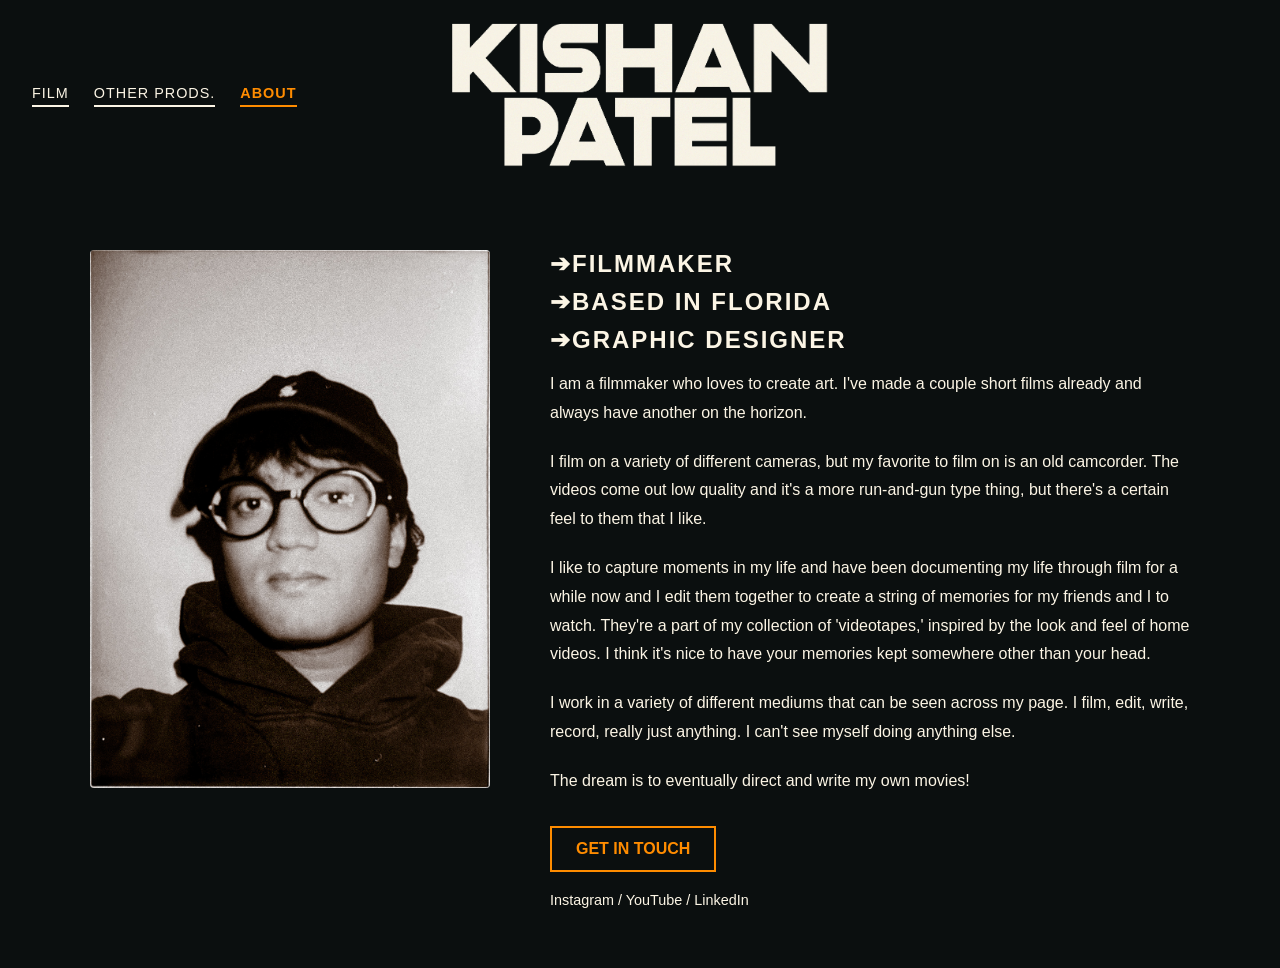
<file: about.html>
<!DOCTYPE html>
<html lang="en">
<head>
    <meta charset="UTF-8">
    <meta name="viewport" content="width=device-width, initial-scale=1.0">
    <title>ABOUT</title>
    <link rel="stylesheet" href="style.css">
</head>
<body>

    <nav class="navbar">
        <ul class="nav-links">
            <li><a href="index.html">FILM</a></li>
            <li><a href="otherprods.html">OTHER PRODS.</a></li>
            <li><a href="about.html" class="active">ABOUT</a></li>
        </ul>

        <div class="logo">
            <a href="index.html">
                <!-- Replace logo.png with your actual file name if different -->
                <img src="KISHAN PATEL WEB.png" alt="KISHAN PATEL">
            </a>
        </div>

        <div class="nav-spacer"></div>
    </nav>

    <main class="about-container">
        <div class="about-content">
            <div class="bio-image">
                <!-- Upload your photo to GitHub and put the filename here -->
                <img src="kishan pfp.JPG" alt="Kishan Patel">
            </div>
            <div class="bio-text">
                <h2> ➔FILMMAKER</h2>
                <h2> ➔BASED IN FLORIDA</h2>
                <h2> ➔GRAPHIC DESIGNER</h2>
                
                <p>I am a filmmaker who loves to create art. I've made a couple short films already and always have another on the horizon.</p>
                
                <p>I film on a variety of different cameras, but my favorite to film on is an old camcorder. The videos come out low quality and it's a more run-and-gun type thing, but there's a certain feel to them that I like.</p>

                <p>I like to capture moments in my life and have been documenting my life through film for a while now and I edit them together to create a string of memories for my friends and I to watch. They're a part of my collection of 'videotapes,' inspired by the look and feel of home videos. I think it's nice to have your memories kept somewhere other than your head.</p>

                <p>I work in a variety of different mediums that can be seen across my page. I film, edit, write, record, really just anything. I can't see myself doing anything else.</p>
                
                <p>The dream is to eventually direct and write my own movies!</p>
                
                <div class="contact-links">
                    <a href="mailto:kishvnpatel@email.com" class="button">Get in Touch</a>
                    <div class="socials">
                        <a href="https://instagram.com/yourusername">Instagram</a> / 
                        <a href="https://youtube.com/yourusername">YouTube</a> / 
                        <a href="https://linkedin.com/in/yourusername">LinkedIn</a>
                    </div>
                </div>
            </div>
        </div>
    </main>
</body>
</html>
</file>
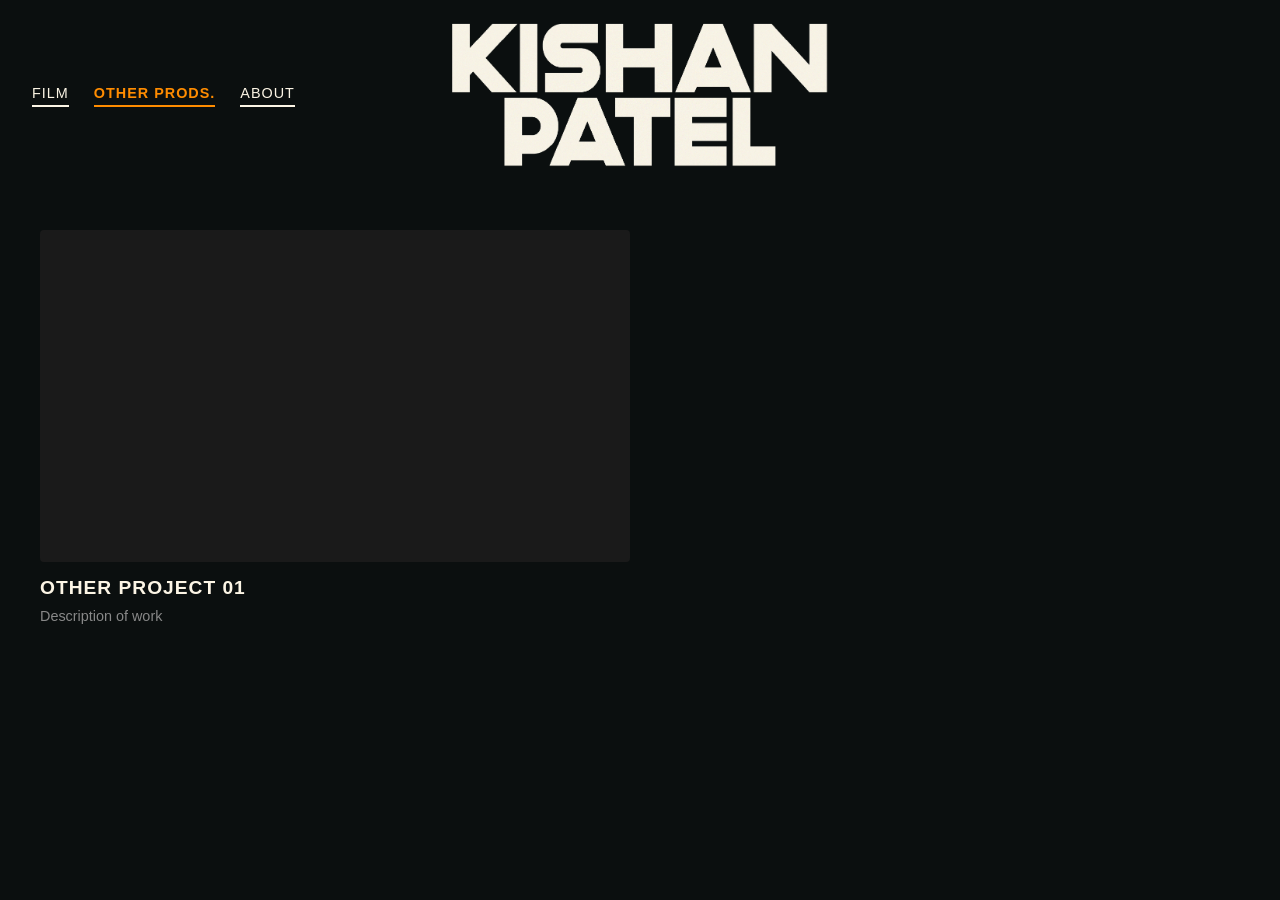
<file: otherpods.html>
<!DOCTYPE html>
<html lang="en">
<head>
    <meta charset="UTF-8">
    <meta name="viewport" content="width=device-width, initial-scale=1.0">
    <title>OTHER PRODS.</title>
    <link rel="stylesheet" href="style.css">
</head>
<body>
    <nav class="navbar">
        <ul class="nav-links">
            <li><a href="index.html">FILM</a></li>
            <li><a href="otherprods.html" class="active">OTHER PRODS.</a></li>
            <li><a href="about.html">ABOUT</a></li>
        </ul>
        <div class="logo">
            <a href="index.html">
                <img src="KISHAN PATEL WEB.png" alt="KISHAN PATEL">
            </a>
        </div>
        <div class="nav-spacer"></div>
    </nav>

    <main>
        <section class="video-grid">
            <!-- You can add different videos or images here -->
            <div class="video-item">
                <div class="aspect-ratio-box">
                    <iframe src="https://www.youtube.com/embed/OTHER_VIDEO_ID" frameborder="0" allowfullscreen></iframe>
                </div>
                <h3>Other Project 01</h3>
                <p>Description of work</p>
            </div>
        </section>
    </main>
</body>
</html>
</file>
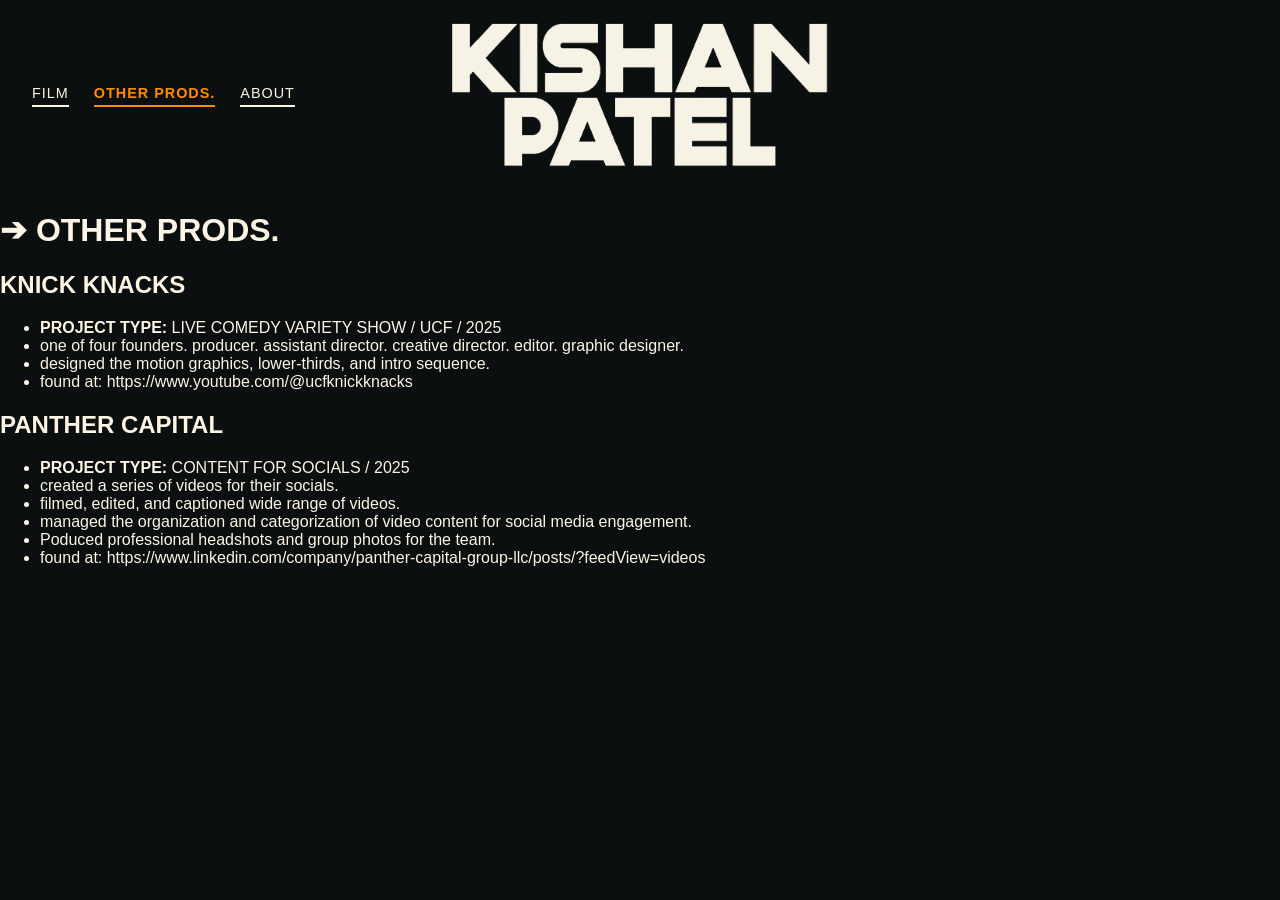
<file: otherprods.html>
<!DOCTYPE html>
<html lang="en">
<head>
    <meta charset="UTF-8">
    <meta name="viewport" content="width=device-width, initial-scale=1.0">
    <title>OTHER PRODS. | KISHAN PATEL</title>
    <link rel="stylesheet" href="style.css">
</head>
<body>
    <nav class="navbar">
        <ul class="nav-links">
            <li><a href="index.html">FILM</a></li>
            <li><a href="other.html" class="active">OTHER PRODS.</a></li>
            <li><a href="about.html">ABOUT</a></li>
        </ul>
        <div class="logo">
            <a href="index.html">
                <img src="KISHAN PATEL WEB.png" alt="KISHAN PATEL">
            </a>
        </div>
        <div class="nav-spacer"></div>
    </nav>

  <main class="other-container">
    <!-- Header for the page -->
    <h1 class="page-title">➔ OTHER PRODS.</h1>

    <!-- Production Item 1 -->
    <section class="prod-item">
        <h2 class="prod-name">KNICK KNACKS</h2>
        <ul class="prod-points">
            <li><strong>PROJECT TYPE:</strong> LIVE COMEDY VARIETY SHOW / UCF / 2025</li>
            <li>one of four founders. producer. assistant director. creative director. editor. graphic designer.</li>
            <li>designed the motion graphics, lower-thirds, and intro sequence.</li>
            <li>found at: https://www.youtube.com/@ucfknickknacks</li>
        </ul>
    </section>

    <!-- Production Item 2 -->
    <section class="prod-item">
        <h2 class="prod-name">PANTHER CAPITAL</h2>
        <ul class="prod-points">
            <li><strong>PROJECT TYPE:</strong> CONTENT FOR SOCIALS / 2025</li>
            <li>created a series of videos for their socials.</li>
            <li>filmed, edited, and captioned wide range of videos.</li>
            <li>managed the organization and categorization of video content for social media engagement.</li>
            <li>Poduced professional headshots and group photos for the team.</li>
            <li>found at: https://www.linkedin.com/company/panther-capital-group-llc/posts/?feedView=videos</li>
        </ul>
    </section>
</main>
</body>
</html>
</file>
<file: style.css>
body {
    background-color: #0B0F0F;
    color: #FCF5E5;
    font-family: 'Helvetica Neue', sans-serif;
    margin: 0;
}

.navbar {
    display: grid;
    grid-template-columns: 1fr auto 1fr;
    align-items: center;
    padding: 20px 2rem; 
    background-color: #0B0F0F;
    position: relative;
    width: 100%;
    box-sizing: border-box;
    /* Height is now set to 'auto' so it fits your 400px logo */
    height: auto; 
    /* Overflow is visible so nothing gets cut off */
    overflow: visible; 
}

/* Left side links */
.nav-links {
    display: flex;
    list-style: none;
    gap: 25px;
    padding: 0;
    margin: 0;
    align-items: center;
}

/* Permanent Underline for all links */
.nav-links a {
    text-decoration: none;
    color: #FCF5E5; 
    font-size: 0.9rem;
    letter-spacing: 1px;
    text-transform: uppercase;
    padding-bottom: 4px;
    border-bottom: 2px solid #FCF5E5; 
    transition: all 0.3s ease; 
    display: inline-block;
}

/* Hover Effect: Bold and Orange */
.nav-links a:hover {
    color: #FF8C00; 
    border-bottom-color: #FF8C00; 
    font-weight: bold;
    transform: translateY(-1px); 
}

/* Keeping the Active page orange too */
.nav-links a.active {
    color: #FF8C00;
    border-bottom-color: #FF8C00;
    font-weight: bold;
}

/* Center Logo */
.logo img {
    height: 150px; 
    width: auto;
    display: block;
    margin: 0 auto;
}

.nav-spacer {
    display: block;
}

/* Mobile Tweak */
@media (max-width: 600px) {
    .navbar {
        grid-template-columns: 1fr;
        gap: 20px;
        justify-items: center;
    }
    .logo img {
        height: 200px; /* Shrinks logo on phones so it's not massive */
    }
    .nav-spacer { display: none; }
}

.video-grid {
    display: grid;
    grid-template-columns: 1fr 1fr; 
    gap: 20px; /* Increased from 5px for a cleaner look */
    max-width: 1200px;
    margin: 40px auto;
    padding: 0 20px;
}

.video-item h3 {
    margin-top: 15px;
    font-size: 1.2rem;
    letter-spacing: 1px;
    text-transform: uppercase;
}

.video-item p {
    color: #888;
    font-size: 0.9rem;
    margin-top: -10px;
}

.aspect-ratio-box {
    position: relative;
    padding-bottom: 56.25%; 
    height: 0;
    overflow: hidden;
    background: #1a1a1a;
    border-radius: 4px; 
}

.aspect-ratio-box iframe {
    position: absolute;
    top: 0;
    left: 0;
    width: 100%;
    height: 100%;
}

@media (max-width: 800px) {
    .video-grid {
        grid-template-columns: 1fr;
    }
}
/* Container for the About section */
.about-container {
    max-width: 1100px; /* Limits width so text doesn't stretch too far */
    margin: 60px auto; /* Centers the container and adds space below the header */
    padding: 0 40px;
}

/* The Flexbox Magic: Puts image and text side-by-side */
.about-content {
    display: flex;
    align-items: flex-start; /* Aligns text to the top of the photo */
    gap: 60px; /* Creates space between the photo and the words */
}

/* Styling the Image side */
.bio-image {
    flex: 0 0 400px; /* Keeps the photo at a fixed 400px width */
}

.bio-image img {
    width: 100%; /* Makes image fill the 400px box */
    height: auto;
    border-radius: 4px; /* Optional: matches your video thumbnails */
    display: block;
}

/* Styling the Text side */
.bio-text {
    flex: 1; /* Allows the text to take up the remaining space */
}

.bio-text h2 {
    margin: 0 0 10px 0;
    font-size: 1.5rem;
    letter-spacing: 2px;
    color: #FCF5E5; /* Uses your orange for the arrows/headers */
}

.bio-text p {
    margin-bottom: 20px;
    line-height: 1.8;
    color: #FCF5E5; /* Slightly dimmed for better readability */
}

/* Contact Button Styling */
.button {
    display: inline-block;
    padding: 12px 24px;
    border: 2px solid #FF8C00;
    color: #FF8C00;
    text-decoration: none;
    font-weight: bold;
    text-transform: uppercase;
    margin-top: 10px;
    transition: 0.3s;
}

.button:hover {
    background-color: #FF8C00;
    color: #0B0F0F;
}

.socials {
    margin-top: 20px;
    font-size: 0.9rem;
}

.socials a {
    color: #FCF5E5;
    text-decoration: none;
}

.socials a:hover {
    color: #FF8C00;
}

/* Mobile View: Stack them on top of each other if the screen is small */
@media (max-width: 900px) {
    .about-content {
        flex-direction: column;
        align-items: center;
        text-align: center;
    }

    .bio-image {
        flex: 0 0 auto;
        width: 100%;
        max-width: 400px;
        margin-bottom: 40px;
    }
}
</file>
